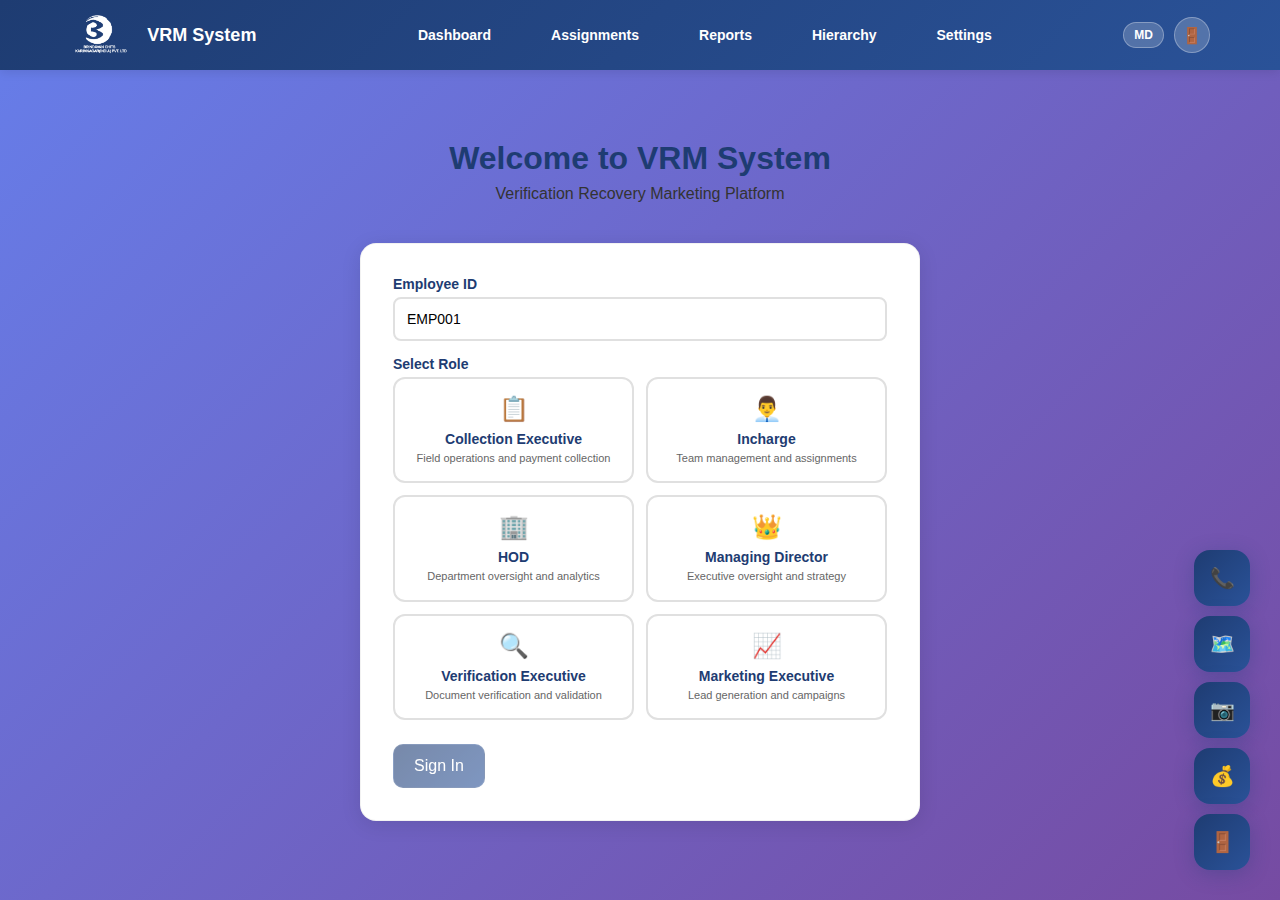
<file: index.html>
<!DOCTYPE html>
<html lang="en">
<head>
    <meta charset="UTF-8">
    <meta name="viewport" content="width=device-width, initial-scale=1.0">
    <title>VRM App - Verification Recovery Marketing</title>
    <link rel="stylesheet" href="styles.css">
    <link rel="manifest" href="manifest.json">
    <link rel="icon" type="image/png" href="LOGO.png">
</head>
<body>
    <!-- Header -->
    <header class="app-header">
        <div class="header-content">
            <div class="header-left">
                <img src="LOGO.png" alt="Brindavan Chits" class="logo">
                <h1>VRM System</h1>
            </div>
            <div class="desktop-nav" id="desktopNav">
                <button class="desktop-nav-item active" data-screen="dashboard">Dashboard</button>
                <button class="desktop-nav-item" data-screen="assignments">Assignments</button>
                <button class="desktop-nav-item" data-screen="reports">Reports</button>
                <button class="desktop-nav-item" data-screen="hierarchy">Hierarchy</button>
                <button class="desktop-nav-item" data-screen="settings">Settings</button>
            </div>
            <div class="user-section">
                <button class="role-indicator" id="currentRole">MD</button>
                <button class="logout-btn" onclick="app.logout()" title="Logout">🚪</button>
            </div>
        </div>
    </header>

    <!-- Main Content -->
    <main class="app-main">
        <div id="screenContainer">
            <!-- Screens will be dynamically loaded here -->
        </div>
    </main>

    <!-- Navigation Footer -->
    <nav class="bottom-nav">
        <button class="nav-item active" data-screen="dashboard">
            <span class="nav-icon">🏠</span>
            <span class="nav-label">Dashboard</span>
        </button>
        <button class="nav-item" data-screen="assignments">
            <span class="nav-icon">📋</span>
            <span class="nav-label">Assignments</span>
        </button>
        <button class="nav-item" data-screen="reports">
            <span class="nav-icon">📊</span>
            <span class="nav-label">Reports</span>
        </button>
        <button class="nav-item" data-screen="hierarchy">
            <span class="nav-icon">🏢</span>
            <span class="nav-label">Hierarchy</span>
        </button>
        <button class="nav-item" data-screen="settings">
            <span class="nav-icon">⚙️</span>
            <span class="nav-label">Settings</span>
        </button>
    </nav>

    <!-- Quick Actions Panel -->
    <div class="quick-actions" id="quickActions">
        <button class="quick-action-btn" data-action="call" title="Call Customer">📞</button>
        <button class="quick-action-btn" data-action="navigate" title="Navigate to Location">🗺️</button>
        <button class="quick-action-btn" data-action="capture" title="Start Visit">📷</button>
        <button class="quick-action-btn" data-action="payment" title="Mark Payment">💰</button>
        <button class="quick-action-btn" data-action="relieve" title="Request Relieve">🚪</button>
    </div>

    <!-- Notification Toast -->
    <div class="notification-toast" id="notificationToast">
        <div class="toast-content">
            <span class="toast-icon">🔔</span>
            <span class="toast-message"></span>
        </div>
        <button class="toast-close">×</button>
    </div>

    <!-- Loading Overlay -->
    <div class="loading-overlay" id="loadingOverlay">
        <div class="loading-spinner"></div>
        <p>Loading...</p>
    </div>

    <!-- Add Lead Modal -->
    <div class="modal" id="addLeadModal">
        <div class="modal-content">
            <div class="modal-header">
                <h3 class="modal-title">Add New Lead</h3>
                <button class="modal-close" onclick="app.closeModal('addLeadModal')">×</button>
            </div>
            <form id="addLeadForm">
                <div class="form-group">
                    <label class="form-label">Customer Name</label>
                    <input type="text" class="form-input" id="leadName" required>
                </div>
                <div class="form-group">
                    <label class="form-label">Phone Number</label>
                    <input type="tel" class="form-input" id="leadPhone" required>
                </div>
                <div class="form-group">
                    <label class="form-label">Email</label>
                    <input type="email" class="form-input" id="leadEmail">
                </div>
                <div class="form-group">
                    <label class="form-label">Source</label>
                    <select class="form-select" id="leadSource" required>
                        <option value="">Select Source</option>
                        <option value="referral">Referral</option>
                        <option value="walk-in">Walk-in</option>
                        <option value="online">Online</option>
                        <option value="campaign">Campaign</option>
                    </select>
                </div>
                <div class="form-group">
                    <label class="form-label">Notes</label>
                    <textarea class="form-textarea" id="leadNotes" placeholder="Additional notes..."></textarea>
                </div>
                <div class="form-actions">
                    <button type="button" class="btn btn-secondary" onclick="app.closeModal('addLeadModal')">Cancel</button>
                    <button type="submit" class="btn btn-primary">Add Lead</button>
                </div>
            </form>
        </div>
    </div>

    <!-- Mark Payment Modal -->
    <div class="modal" id="markPaymentModal">
        <div class="modal-content">
            <div class="modal-header">
                <h3 class="modal-title">Mark Payment</h3>
                <button class="modal-close" onclick="app.closeModal('markPaymentModal')">×</button>
            </div>
            <form id="markPaymentForm">
                <div class="form-group">
                    <label class="form-label">Customer ID</label>
                    <input type="text" class="form-input" id="paymentCustomerId" required>
                </div>
                <div class="form-group">
                    <label class="form-label">Amount</label>
                    <input type="number" class="form-input" id="paymentAmount" required>
                </div>
                <div class="form-group">
                    <label class="form-label">Payment Mode</label>
                    <select class="form-select" id="paymentMode" required>
                        <option value="">Select Mode</option>
                        <option value="cash">Cash</option>
                        <option value="cheque">Cheque</option>
                        <option value="upi">UPI</option>
                        <option value="bank">Bank Transfer</option>
                    </select>
                </div>
                <div class="form-group">
                    <label class="form-label">Reference Number</label>
                    <input type="text" class="form-input" id="paymentRef" placeholder="Cheque/UPI reference">
                </div>
                <div class="form-group">
                    <label class="form-label">Notes</label>
                    <textarea class="form-textarea" id="paymentNotes" placeholder="Payment notes..."></textarea>
                </div>
                <div class="form-actions">
                    <button type="button" class="btn btn-secondary" onclick="app.closeModal('markPaymentModal')">Cancel</button>
                    <button type="submit" class="btn btn-success">Mark Payment</button>
                </div>
            </form>
        </div>
    </div>

    <!-- Assign Customer Modal -->
    <div class="modal" id="assignCustomerModal">
        <div class="modal-content">
            <div class="modal-header">
                <h3 class="modal-title">Assign Customer</h3>
                <button class="modal-close" onclick="app.closeModal('assignCustomerModal')">×</button>
            </div>
            <form id="assignCustomerForm">
                <div class="form-group">
                    <label class="form-label">Customer ID</label>
                    <input type="text" class="form-input" id="assignCustomerId" required>
                </div>
                <div class="form-group">
                    <label class="form-label">Assign to Executive</label>
                    <select class="form-select" id="assignExecutive" required>
                        <option value="">Select Executive</option>
                        <option value="EXEC001">Rajesh Kumar</option>
                        <option value="EXEC002">Priya Sharma</option>
                        <option value="EXEC003">Amit Singh</option>
                    </select>
                </div>
                <div class="form-group">
                    <label class="form-label">Priority</label>
                    <select class="form-select" id="assignPriority" required>
                        <option value="normal">Normal</option>
                        <option value="high">High</option>
                        <option value="urgent">Urgent</option>
                    </select>
                </div>
                <div class="form-group">
                    <label class="form-label">Due Date</label>
                    <input type="date" class="form-input" id="assignDueDate" required>
                </div>
                <div class="form-group">
                    <label class="form-label">Instructions</label>
                    <textarea class="form-textarea" id="assignInstructions" placeholder="Special instructions..."></textarea>
                </div>
                <div class="form-actions">
                    <button type="button" class="btn btn-secondary" onclick="app.closeModal('assignCustomerModal')">Cancel</button>
                    <button type="submit" class="btn btn-primary">Assign Customer</button>
                </div>
            </form>
        </div>
    </div>

    <script src="database.js"></script>
    <script src="app.js"></script>
</body>
</html>
</file>
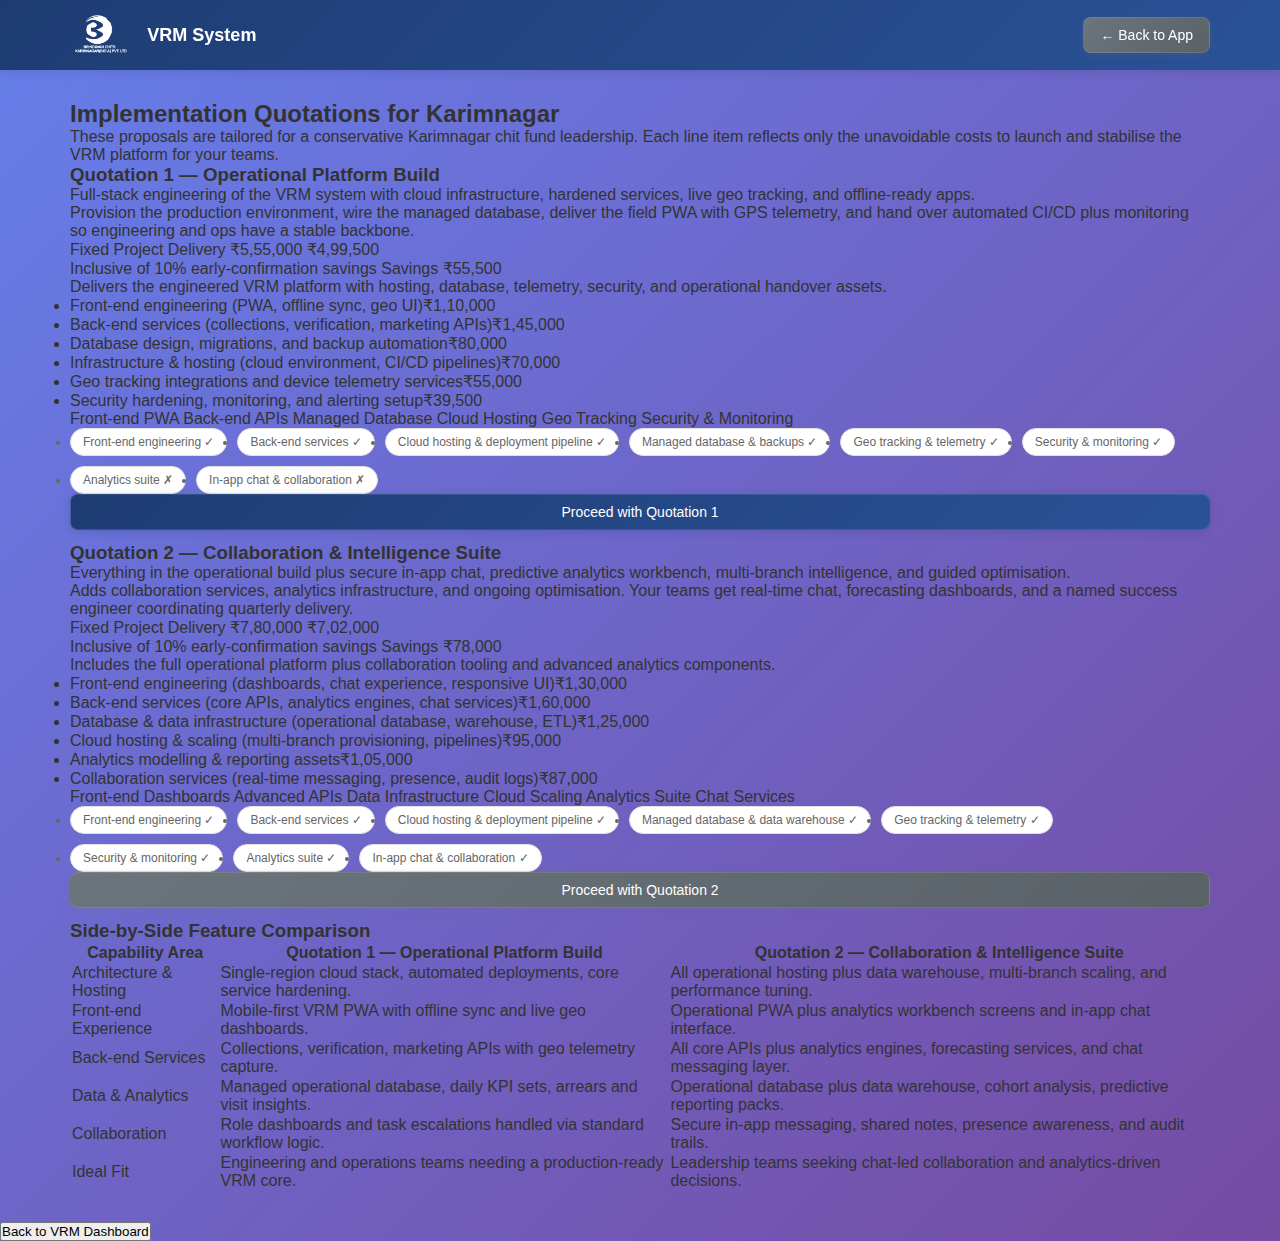
<file: quotations.html>
<!DOCTYPE html>
<html lang="en">
<head>
    <meta charset="UTF-8">
    <meta name="viewport" content="width=device-width, initial-scale=1.0">
    <title>Project Quotations | VRM System</title>
    <link rel="stylesheet" href="styles.css">
    <link rel="manifest" href="manifest.json">
    <link rel="icon" type="image/png" href="LOGO.png">
</head>
<body>
    <header class="app-header">
        <div class="header-content">
            <div class="header-left">
                <img src="LOGO.png" alt="Brindavan Chits" class="logo">
                <h1>VRM System</h1>
            </div>
            <div class="user-section">
                <button class="btn btn-secondary" onclick="window.location.href='index.html'">← Back to App</button>
            </div>
        </div>
    </header>

    <main class="app-main">
        <section class="quotation-section">
            <div class="quotation-intro">
                <h2>Implementation Quotations for Karimnagar</h2>
                <p>These proposals are tailored for a conservative Karimnagar chit fund leadership. Each line item reflects only the unavoidable costs to launch and stabilise the VRM platform for your teams.</p>
            </div>

            <div class="quotation-grid">
                <article class="quotation-card">
                    <header class="quotation-header">
                        <h3>Quotation 1 — Operational Platform Build</h3>
                        <p>Full-stack engineering of the VRM system with cloud infrastructure, hardened services, live geo tracking, and offline-ready apps.</p>
                    </header>

                    <div class="plan-summary">
                        Provision the production environment, wire the managed database, deliver the field PWA with GPS telemetry, and hand over automated CI/CD plus monitoring so engineering and ops have a stable backbone.
                    </div>

                    <div class="quotation-pricing">
                        <div class="price-row">
                            <span>Fixed Project Delivery</span>
                            <span>
                                <span class="original-price">₹5,55,000</span>
                                <span class="discounted-price">₹4,99,500</span>
                            </span>
                        </div>
                        <div class="price-row">
                            <span>Inclusive of 10% early-confirmation savings</span>
                            <span class="discounted-price">Savings ₹55,500</span>
                        </div>
                        <div class="price-note">Delivers the engineered VRM platform with hosting, database, telemetry, security, and operational handover assets.</div>
                    </div>

                    <ul class="cost-breakdown">
                        <li><span>Front-end engineering (PWA, offline sync, geo UI)</span><span>₹1,10,000</span></li>
                        <li><span>Back-end services (collections, verification, marketing APIs)</span><span>₹1,45,000</span></li>
                        <li><span>Database design, migrations, and backup automation</span><span>₹80,000</span></li>
                        <li><span>Infrastructure & hosting (cloud environment, CI/CD pipelines)</span><span>₹70,000</span></li>
                        <li><span>Geo tracking integrations and device telemetry services</span><span>₹55,000</span></li>
                        <li><span>Security hardening, monitoring, and alerting setup</span><span>₹39,500</span></li>
                    </ul>

                    <div class="deliverable-tags">
                        <span class="deliverable-tag">Front-end PWA</span>
                        <span class="deliverable-tag">Back-end APIs</span>
                        <span class="deliverable-tag">Managed Database</span>
                        <span class="deliverable-tag">Cloud Hosting</span>
                        <span class="deliverable-tag">Geo Tracking</span>
                        <span class="deliverable-tag">Security & Monitoring</span>
                    </div>

                    <ul class="feature-list">
                        <li class="feature-item">
                            <span class="feature-label">Front-end engineering</span>
                            <span class="feature-status positive">&#10003;</span>
                        </li>
                        <li class="feature-item">
                            <span class="feature-label">Back-end services</span>
                            <span class="feature-status positive">&#10003;</span>
                        </li>
                        <li class="feature-item">
                            <span class="feature-label">Cloud hosting & deployment pipeline</span>
                            <span class="feature-status positive">&#10003;</span>
                        </li>
                        <li class="feature-item">
                            <span class="feature-label">Managed database & backups</span>
                            <span class="feature-status positive">&#10003;</span>
                        </li>
                        <li class="feature-item">
                            <span class="feature-label">Geo tracking & telemetry</span>
                            <span class="feature-status positive">&#10003;</span>
                        </li>
                        <li class="feature-item">
                            <span class="feature-label">Security & monitoring</span>
                            <span class="feature-status positive">&#10003;</span>
                        </li>
                        <li class="feature-item">
                            <span class="feature-label">Analytics suite</span>
                            <span class="feature-status negative">&#10007;</span>
                        </li>
                        <li class="feature-item">
                            <span class="feature-label">In-app chat & collaboration</span>
                            <span class="feature-status negative">&#10007;</span>
                        </li>
                    </ul>

                    <button class="btn btn-primary btn-block">Proceed with Quotation 1</button>
                </article>

                <article class="quotation-card premium">
                    <header class="quotation-header">
                        <h3>Quotation 2 — Collaboration & Intelligence Suite</h3>
                        <p>Everything in the operational build plus secure in-app chat, predictive analytics workbench, multi-branch intelligence, and guided optimisation.</p>
                    </header>

                    <div class="plan-summary">
                        Adds collaboration services, analytics infrastructure, and ongoing optimisation. Your teams get real-time chat, forecasting dashboards, and a named success engineer coordinating quarterly delivery.
                    </div>

                    <div class="quotation-pricing">
                        <div class="price-row">
                            <span>Fixed Project Delivery</span>
                            <span>
                                <span class="original-price">₹7,80,000</span>
                                <span class="discounted-price">₹7,02,000</span>
                            </span>
                        </div>
                        <div class="price-row">
                            <span>Inclusive of 10% early-confirmation savings</span>
                            <span class="discounted-price">Savings ₹78,000</span>
                        </div>
                        <div class="price-note">Includes the full operational platform plus collaboration tooling and advanced analytics components.</div>
                    </div>

                    <ul class="cost-breakdown">
                        <li><span>Front-end engineering (dashboards, chat experience, responsive UI)</span><span>₹1,30,000</span></li>
                        <li><span>Back-end services (core APIs, analytics engines, chat services)</span><span>₹1,60,000</span></li>
                        <li><span>Database & data infrastructure (operational database, warehouse, ETL)</span><span>₹1,25,000</span></li>
                        <li><span>Cloud hosting & scaling (multi-branch provisioning, pipelines)</span><span>₹95,000</span></li>
                        <li><span>Analytics modelling & reporting assets</span><span>₹1,05,000</span></li>
                        <li><span>Collaboration services (real-time messaging, presence, audit logs)</span><span>₹87,000</span></li>
                    </ul>

                    <div class="deliverable-tags">
                        <span class="deliverable-tag">Front-end Dashboards</span>
                        <span class="deliverable-tag">Advanced APIs</span>
                        <span class="deliverable-tag">Data Infrastructure</span>
                        <span class="deliverable-tag">Cloud Scaling</span>
                        <span class="deliverable-tag">Analytics Suite</span>
                        <span class="deliverable-tag">Chat Services</span>
                    </div>

                    <ul class="feature-list">
                        <li class="feature-item">
                            <span class="feature-label">Front-end engineering</span>
                            <span class="feature-status positive">&#10003;</span>
                        </li>
                        <li class="feature-item">
                            <span class="feature-label">Back-end services</span>
                            <span class="feature-status positive">&#10003;</span>
                        </li>
                        <li class="feature-item">
                            <span class="feature-label">Cloud hosting & deployment pipeline</span>
                            <span class="feature-status positive">&#10003;</span>
                        </li>
                        <li class="feature-item">
                            <span class="feature-label">Managed database & data warehouse</span>
                            <span class="feature-status positive">&#10003;</span>
                        </li>
                        <li class="feature-item">
                            <span class="feature-label">Geo tracking & telemetry</span>
                            <span class="feature-status positive">&#10003;</span>
                        </li>
                        <li class="feature-item">
                            <span class="feature-label">Security & monitoring</span>
                            <span class="feature-status positive">&#10003;</span>
                        </li>
                        <li class="feature-item">
                            <span class="feature-label">Analytics suite</span>
                            <span class="feature-status positive">&#10003;</span>
                        </li>
                        <li class="feature-item">
                            <span class="feature-label">In-app chat & collaboration</span>
                            <span class="feature-status positive">&#10003;</span>
                        </li>
                    </ul>

                    <button class="btn btn-secondary btn-block">Proceed with Quotation 2</button>
                </article>
            </div>

            <div class="comparison-wrapper">
                <h3 class="comparison-heading">Side-by-Side Feature Comparison</h3>
                <table class="comparison-table">
                    <thead>
                        <tr>
                            <th>Capability Area</th>
                            <th>Quotation 1 — Operational Platform Build</th>
                            <th>Quotation 2 — Collaboration & Intelligence Suite</th>
                        </tr>
                    </thead>
                    <tbody>
                        <tr>
                            <td data-label="Capability Area">Architecture & Hosting</td>
                            <td data-label="Quotation 1 — Operational Platform Build">Single-region cloud stack, automated deployments, core service hardening.</td>
                            <td data-label="Quotation 2 — Collaboration & Intelligence Suite">All operational hosting plus data warehouse, multi-branch scaling, and performance tuning.</td>
                        </tr>
                        <tr>
                            <td data-label="Capability Area">Front-end Experience</td>
                            <td data-label="Quotation 1 — Operational Platform Build">Mobile-first VRM PWA with offline sync and live geo dashboards.</td>
                            <td data-label="Quotation 2 — Collaboration & Intelligence Suite">Operational PWA plus analytics workbench screens and in-app chat interface.</td>
                        </tr>
                        <tr>
                            <td data-label="Capability Area">Back-end Services</td>
                            <td data-label="Quotation 1 — Operational Platform Build">Collections, verification, marketing APIs with geo telemetry capture.</td>
                            <td data-label="Quotation 2 — Collaboration & Intelligence Suite">All core APIs plus analytics engines, forecasting services, and chat messaging layer.</td>
                        </tr>
                        <tr>
                            <td data-label="Capability Area">Data & Analytics</td>
                            <td data-label="Quotation 1 — Operational Platform Build">Managed operational database, daily KPI sets, arrears and visit insights.</td>
                            <td data-label="Quotation 2 — Collaboration & Intelligence Suite">Operational database plus data warehouse, cohort analysis, predictive reporting packs.</td>
                        </tr>
                        <tr>
                            <td data-label="Capability Area">Collaboration</td>
                            <td data-label="Quotation 1 — Operational Platform Build">Role dashboards and task escalations handled via standard workflow logic.</td>
                            <td data-label="Quotation 2 — Collaboration & Intelligence Suite">Secure in-app messaging, shared notes, presence awareness, and audit trails.</td>
                        </tr>
                        <tr>
                            <td data-label="Capability Area">Ideal Fit</td>
                            <td data-label="Quotation 1 — Operational Platform Build">Engineering and operations teams needing a production-ready VRM core.</td>
                            <td data-label="Quotation 2 — Collaboration & Intelligence Suite">Leadership teams seeking chat-led collaboration and analytics-driven decisions.</td>
                        </tr>
                    </tbody>
                </table>
            </div>
        </section>
    </main>

    <footer class="site-footer">
        <div class="footer-content">
            <button class="footer-button" onclick="window.location.href='index.html'">Back to VRM Dashboard</button>
        </div>
    </footer>
</body>
</html>
</file>
<file: styles.css>
/* Reset and Base Styles */
* {
    margin: 0;
    padding: 0;
    box-sizing: border-box;
}

body {
    font-family: -apple-system, BlinkMacSystemFont, 'Segoe UI', Roboto, Oxygen, Ubuntu, Cantarell, sans-serif;
    background: linear-gradient(135deg, #667eea 0%, #764ba2 100%);
    color: #333;
    overflow-x: hidden;
    min-height: 100vh;
}

/* Header Styles */
.app-header {
    background: linear-gradient(135deg, #1e3c72 0%, #2a5298 100%);
    color: white;
    padding: 15px;
    box-shadow: 0 2px 10px rgba(0,0,0,0.1);
    position: sticky;
    top: 0;
    z-index: 100;
}

.header-content {
    display: flex;
    align-items: center;
    justify-content: space-between;
    max-width: 1200px;
    margin: 0 auto;
    padding: 0 20px;
}

.header-left {
    display: flex;
    align-items: center;
    gap: 15px;
}

.logo {
    height: 40px;
    width: auto;
    cursor: pointer;
    transition: transform 0.3s ease;
    filter: brightness(0) invert(1); /* Make logo white for visibility */
}

.logo:hover {
    transform: scale(1.1);
}

.demo-badge {
    background: linear-gradient(135deg, #ff6b6b 0%, #ee5a24 100%);
    color: white;
    padding: 4px 8px;
    border-radius: 12px;
    font-size: 10px;
    font-weight: 600;
    text-transform: uppercase;
    letter-spacing: 0.5px;
    animation: pulse 2s infinite;
    margin-left: 10px;
}

@keyframes pulse {
    0% { transform: scale(1); }
    50% { transform: scale(1.05); }
    100% { transform: scale(1); }
}

.app-header h1 {
    font-size: 18px;
    font-weight: 600;
    flex: 1;
    text-align: center;
}

.user-section {
    display: flex;
    align-items: center;
    gap: 10px;
}

.role-indicator {
    background: rgba(255,255,255,0.2);
    border: 1px solid rgba(255,255,255,0.3);
    color: white;
    padding: 5px 10px;
    border-radius: 15px;
    font-size: 12px;
    font-weight: 600;
    cursor: pointer;
    transition: all 0.3s ease;
}

.role-indicator:hover {
    background: rgba(255,255,255,0.3);
}

.logout-btn {
    background: rgba(255,255,255,0.2);
    border: 1px solid rgba(255,255,255,0.3);
    color: white;
    padding: 8px;
    border-radius: 50%;
    font-size: 16px;
    cursor: pointer;
    transition: all 0.3s ease;
    width: 36px;
    height: 36px;
    display: flex;
    align-items: center;
    justify-content: center;
}

.logout-btn:hover {
    background: rgba(255,255,255,0.3);
    transform: scale(1.1);
}

/* Main Content */
.app-main {
    padding: 20px;
    max-width: 1200px;
    margin: 0 auto;
    min-height: calc(100vh - 140px);
}

/* Screen Container */
.screen {
    display: none;
    animation: fadeIn 0.3s ease-in-out;
}

.screen.active {
    display: block;
}

@keyframes fadeIn {
    from { opacity: 0; transform: translateY(10px); }
    to { opacity: 1; transform: translateY(0); }
}

/* Card Styles */
.card {
    background: white;
    border-radius: 12px;
    padding: 20px;
    margin-bottom: 15px;
    box-shadow: 0 4px 15px rgba(0,0,0,0.1);
    border: 1px solid rgba(0,0,0,0.05);
}

.card-header {
    display: flex;
    justify-content: space-between;
    align-items: center;
    margin-bottom: 15px;
    padding-bottom: 10px;
    border-bottom: 2px solid #f0f0f0;
}

.card-title {
    font-size: 18px;
    font-weight: 600;
    color: #1e3c72;
}

.card-subtitle {
    font-size: 14px;
    color: #666;
    margin-top: 5px;
}

/* Live Tile Styles */
.live-tile {
    background: linear-gradient(135deg, #4CAF50 0%, #45a049 100%);
    color: white;
    border-radius: 12px;
    padding: 15px;
    margin-bottom: 15px;
    position: relative;
    overflow: hidden;
}

.live-tile::before {
    content: '';
    position: absolute;
    top: 0;
    left: -100%;
    width: 100%;
    height: 100%;
    background: linear-gradient(90deg, transparent, rgba(255,255,255,0.2), transparent);
    animation: shimmer 2s infinite;
}

@keyframes shimmer {
    0% { left: -100%; }
    100% { left: 100%; }
}

.live-tile h3 {
    font-size: 16px;
    margin-bottom: 5px;
}

.live-tile p {
    font-size: 14px;
    opacity: 0.9;
}

/* KPI Cards */
.kpi-grid {
    display: grid;
    grid-template-columns: 1fr 1fr;
    gap: 15px;
    margin-bottom: 20px;
}

.kpi-card {
    background: white;
    border-radius: 12px;
    padding: 15px;
    text-align: center;
    box-shadow: 0 2px 10px rgba(0,0,0,0.1);
    border-left: 4px solid #4CAF50;
}

.kpi-card.warning {
    border-left-color: #ff9800;
}

.kpi-card.danger {
    border-left-color: #f44336;
}

.kpi-card.primary {
    border-left-color: #2196F3;
}

.kpi-value {
    font-size: 24px;
    font-weight: 700;
    color: #1e3c72;
    margin-bottom: 5px;
}

.kpi-label {
    font-size: 12px;
    color: #666;
    text-transform: uppercase;
    letter-spacing: 0.5px;
}

/* Modern Button System */
.btn {
    background: linear-gradient(135deg, #1e3c72 0%, #2a5298 100%);
    color: white;
    border: none;
    padding: 8px 16px;
    border-radius: 8px;
    font-size: 14px;
    font-weight: 500;
    cursor: pointer;
    transition: all 0.3s cubic-bezier(0.4, 0, 0.2, 1);
    min-height: 36px;
    display: inline-flex;
    align-items: center;
    justify-content: center;
    gap: 6px;
    text-decoration: none;
    position: relative;
    overflow: hidden;
    box-shadow: 0 2px 8px rgba(30, 60, 114, 0.2);
    border: 1px solid rgba(255, 255, 255, 0.1);
}

.btn::before {
    content: '';
    position: absolute;
    top: 0;
    left: -100%;
    width: 100%;
    height: 100%;
    background: linear-gradient(90deg, transparent, rgba(255,255,255,0.2), transparent);
    transition: left 0.5s;
}

.btn:hover {
    transform: translateY(-3px);
    box-shadow: 0 8px 25px rgba(30, 60, 114, 0.4);
    background: linear-gradient(135deg, #2a5298 0%, #1e3c72 100%);
}

.btn:hover::before {
    left: 100%;
}

.btn:active {
    transform: translateY(-1px);
    box-shadow: 0 4px 15px rgba(30, 60, 114, 0.3);
}

.btn:focus {
    outline: none;
    box-shadow: 0 0 0 3px rgba(30, 60, 114, 0.3);
}

/* Button Variants */
.btn-primary {
    background: linear-gradient(135deg, #1e3c72 0%, #2a5298 100%);
    box-shadow: 0 2px 8px rgba(30, 60, 114, 0.2);
}

.btn-secondary {
    background: linear-gradient(135deg, #6c757d 0%, #5a6268 100%);
    box-shadow: 0 2px 8px rgba(108, 117, 125, 0.2);
}

.btn-secondary:hover {
    background: linear-gradient(135deg, #5a6268 0%, #6c757d 100%);
    box-shadow: 0 8px 25px rgba(108, 117, 125, 0.4);
}

.btn-success {
    background: linear-gradient(135deg, #28a745 0%, #20c997 100%);
    box-shadow: 0 2px 8px rgba(40, 167, 69, 0.2);
}

.btn-success:hover {
    background: linear-gradient(135deg, #20c997 0%, #28a745 100%);
    box-shadow: 0 8px 25px rgba(40, 167, 69, 0.4);
}

.btn-warning {
    background: linear-gradient(135deg, #ffc107 0%, #fd7e14 100%);
    box-shadow: 0 2px 8px rgba(255, 193, 7, 0.2);
    color: #212529;
}

.btn-warning:hover {
    background: linear-gradient(135deg, #fd7e14 0%, #ffc107 100%);
    box-shadow: 0 8px 25px rgba(255, 193, 7, 0.4);
}

.btn-danger {
    background: linear-gradient(135deg, #dc3545 0%, #e74c3c 100%);
    box-shadow: 0 2px 8px rgba(220, 53, 69, 0.2);
}

.btn-danger:hover {
    background: linear-gradient(135deg, #e74c3c 0%, #dc3545 100%);
    box-shadow: 0 8px 25px rgba(220, 53, 69, 0.4);
}

/* Button Sizes */
.btn-sm {
    padding: 6px 12px;
    font-size: 12px;
    min-height: 28px;
    border-radius: 6px;
}

.btn-lg {
    padding: 10px 20px;
    font-size: 16px;
    min-height: 44px;
    border-radius: 10px;
}

.btn-xl {
    padding: 12px 24px;
    font-size: 18px;
    min-height: 52px;
    border-radius: 12px;
}

/* Full Width Buttons */
.btn-block {
    width: 100%;
    margin-bottom: 12px;
}

/* Employee Grid */
.employee-grid {
    display: grid;
    grid-template-columns: repeat(auto-fit, minmax(280px, 1fr));
    gap: 12px;
    margin-top: 16px;
}

.employee-card {
    background: white;
    border-radius: 12px;
    padding: 16px;
    box-shadow: 0 2px 8px rgba(0, 0, 0, 0.1);
    border-left: 4px solid #e0e0e0;
    transition: all 0.3s ease;
}

.employee-card.active {
    border-left-color: #28a745;
}

.employee-card.inactive {
    border-left-color: #6c757d;
    opacity: 0.7;
}

.employee-info {
    margin-bottom: 12px;
}

.employee-name {
    font-weight: 600;
    font-size: 16px;
    color: #333;
    margin-bottom: 4px;
}

.employee-dept {
    font-size: 14px;
    color: #666;
    margin-bottom: 4px;
}

.employee-location {
    font-size: 12px;
    color: #888;
}

.employee-status {
    display: flex;
    justify-content: space-between;
    align-items: center;
}

.status-badge {
    padding: 4px 8px;
    border-radius: 12px;
    font-size: 12px;
    font-weight: 500;
}

.status-badge.status-active {
    background: #d4edda;
    color: #155724;
}

.status-badge.status-pending {
    background: #fff3cd;
    color: #856404;
}

.status-badge.status-inactive {
    background: #f8d7da;
    color: #721c24;
}

.last-update {
    font-size: 11px;
    color: #999;
}

.live-indicator {
    background: #dc3545;
    color: white;
    padding: 4px 8px;
    border-radius: 12px;
    font-size: 10px;
    font-weight: 600;
    animation: pulse 2s infinite;
    margin-left: auto;
    display: inline-block;
}

@keyframes pulse {
    0% { opacity: 1; }
    50% { opacity: 0.5; }
    100% { opacity: 1; }
}

.action-grid {
    display: flex;
    flex-wrap: wrap;
    gap: 8px;
    justify-content: space-between;
}

.action-grid .btn {
    flex: 1;
    min-width: 120px;
    max-width: 180px;
    padding: 6px 8px;
    font-size: 12px;
    min-height: 32px;
    border-radius: 6px;
    white-space: nowrap;
    overflow: hidden;
    text-overflow: ellipsis;
}

/* Icon Buttons */
.btn-icon {
    padding: 12px;
    min-width: 48px;
    min-height: 48px;
    border-radius: 12px;
}

/* Disabled State */
.btn:disabled {
    opacity: 0.6;
    cursor: not-allowed;
    transform: none;
    box-shadow: none;
}

.btn:disabled:hover {
    transform: none;
    box-shadow: none;
}

/* List Styles */
.list-item {
    background: white;
    border-radius: 8px;
    padding: 15px;
    margin-bottom: 10px;
    box-shadow: 0 2px 8px rgba(0,0,0,0.1);
    border-left: 4px solid #e0e0e0;
}

.list-item.primary {
    border-left-color: #2196F3;
}

.list-item.success {
    border-left-color: #4CAF50;
}

.list-item.warning {
    border-left-color: #ff9800;
}

.list-item.danger {
    border-left-color: #f44336;
}

.list-header {
    display: flex;
    justify-content: space-between;
    align-items: center;
    margin-bottom: 8px;
}

.list-title {
    font-weight: 600;
    color: #1e3c72;
    font-size: 14px;
}

.list-status {
    padding: 4px 8px;
    border-radius: 12px;
    font-size: 11px;
    font-weight: 600;
    text-transform: uppercase;
}

.status-active {
    background: #e8f5e8;
    color: #2e7d32;
}

.status-pending {
    background: #fff3e0;
    color: #ef6c00;
}

.status-completed {
    background: #e3f2fd;
    color: #1976d2;
}

.status-overdue {
    background: #ffebee;
    color: #c62828;
}

.list-details {
    font-size: 12px;
    color: #666;
    margin-bottom: 10px;
}

.list-actions {
    display: flex;
    gap: 8px;
    flex-wrap: wrap;
}

/* Form Styles */
.form-group {
    margin-bottom: 15px;
}

.form-label {
    display: block;
    font-weight: 600;
    margin-bottom: 5px;
    color: #1e3c72;
    font-size: 14px;
}

.form-input {
    width: 100%;
    padding: 12px;
    border: 2px solid #e0e0e0;
    border-radius: 8px;
    font-size: 14px;
    transition: border-color 0.3s ease;
    min-height: 44px;
}

.form-input:focus {
    outline: none;
    border-color: #1e3c72;
}

.form-select {
    width: 100%;
    padding: 12px;
    border: 2px solid #e0e0e0;
    border-radius: 8px;
    font-size: 14px;
    background: white;
    min-height: 44px;
}

.form-textarea {
    width: 100%;
    padding: 12px;
    border: 2px solid #e0e0e0;
    border-radius: 8px;
    font-size: 14px;
    resize: vertical;
    min-height: 80px;
}

/* Bottom Navigation */
.bottom-nav {
    position: fixed;
    bottom: 0;
    left: 0;
    right: 0;
    background: white;
    border-top: 1px solid #e0e0e0;
    display: flex;
    justify-content: space-around;
    padding: 8px 0;
    z-index: 100;
    max-width: 1200px;
    margin: 0 auto;
}

.nav-item {
    background: none;
    border: none;
    padding: 12px 16px;
    cursor: pointer;
    transition: all 0.3s cubic-bezier(0.4, 0, 0.2, 1);
    border-radius: 12px;
    display: flex;
    flex-direction: column;
    align-items: center;
    gap: 6px;
    min-width: 70px;
    position: relative;
    overflow: hidden;
}

.nav-item::before {
    content: '';
    position: absolute;
    top: 0;
    left: 0;
    right: 0;
    bottom: 0;
    background: rgba(30, 60, 114, 0.1);
    border-radius: 12px;
    opacity: 0;
    transition: opacity 0.3s ease;
}

.nav-item:hover::before {
    opacity: 1;
}

.nav-item.active {
    background: rgba(30, 60, 114, 0.1);
}

.nav-item.active .nav-icon {
    transform: scale(1.1);
}

.nav-icon {
    font-size: 20px;
    transition: transform 0.3s ease;
}

.nav-label {
    font-size: 10px;
    color: #666;
    font-weight: 500;
}

.nav-item.active .nav-label {
    color: #1e3c72;
    font-weight: 600;
}

/* Quick Actions */
.quick-actions {
    position: fixed;
    bottom: 80px;
    right: 20px;
    display: flex;
    flex-direction: column;
    gap: 10px;
    z-index: 99;
}

.quick-action-btn {
    width: 56px;
    height: 56px;
    border-radius: 16px;
    border: none;
    background: linear-gradient(135deg, #1e3c72 0%, #2a5298 100%);
    color: white;
    font-size: 20px;
    cursor: pointer;
    box-shadow: 0 4px 20px rgba(30, 60, 114, 0.3);
    transition: all 0.3s cubic-bezier(0.4, 0, 0.2, 1);
    position: relative;
    overflow: hidden;
    display: flex;
    align-items: center;
    justify-content: center;
}

.quick-action-btn::before {
    content: '';
    position: absolute;
    top: 0;
    left: -100%;
    width: 100%;
    height: 100%;
    background: linear-gradient(90deg, transparent, rgba(255,255,255,0.3), transparent);
    transition: left 0.5s;
}

.quick-action-btn:hover {
    transform: translateY(-3px) scale(1.05);
    box-shadow: 0 8px 25px rgba(30, 60, 114, 0.4);
}

.quick-action-btn:hover::before {
    left: 100%;
}

.quick-action-btn:active {
    transform: translateY(-1px) scale(1.02);
}

/* Notification Toast */
.notification-toast {
    position: fixed;
    top: 80px;
    left: 20px;
    right: 20px;
    background: white;
    border-radius: 12px;
    box-shadow: 0 4px 20px rgba(0,0,0,0.15);
    padding: 15px;
    display: none;
    align-items: center;
    justify-content: space-between;
    z-index: 1000;
    max-width: 500px;
    margin: 0 auto;
}

.notification-toast.show {
    display: flex;
    animation: slideDown 0.3s ease-out;
}

@keyframes slideDown {
    from { transform: translateY(-100%); opacity: 0; }
    to { transform: translateY(0); opacity: 1; }
}

.toast-content {
    display: flex;
    align-items: center;
    gap: 10px;
    flex: 1;
}

.toast-icon {
    font-size: 18px;
}

.toast-message {
    font-size: 14px;
    color: #333;
}

.toast-close {
    background: none;
    border: none;
    font-size: 20px;
    color: #666;
    cursor: pointer;
    padding: 0;
    width: 24px;
    height: 24px;
}

/* Loading Overlay */
.loading-overlay {
    position: fixed;
    top: 0;
    left: 0;
    right: 0;
    bottom: 0;
    background: rgba(0,0,0,0.5);
    display: none;
    align-items: center;
    justify-content: center;
    z-index: 2000;
    color: white;
    flex-direction: column;
    gap: 20px;
}

.loading-overlay.show {
    display: flex;
}

.loading-spinner {
    width: 50px;
    height: 50px;
    border: 4px solid rgba(255,255,255,0.3);
    border-top: 4px solid white;
    border-radius: 50%;
    animation: spin 1s linear infinite;
}

@keyframes spin {
    0% { transform: rotate(0deg); }
    100% { transform: rotate(360deg); }
}

/* Modal Styles */
.modal {
    position: fixed;
    top: 0;
    left: 0;
    right: 0;
    bottom: 0;
    background: rgba(0,0,0,0.5);
    display: none;
    align-items: center;
    justify-content: center;
    z-index: 1500;
    padding: 20px;
}

.modal.show {
    display: flex;
}

.modal-content {
    background: white;
    border-radius: 16px;
    padding: 24px;
    width: 100%;
    max-width: 500px;
    max-height: 90vh;
    overflow-y: auto;
    box-shadow: 0 10px 40px rgba(0,0,0,0.2);
}

.form-actions {
    display: flex;
    gap: 12px;
    justify-content: flex-end;
    margin-top: 24px;
    padding-top: 20px;
    border-top: 1px solid #e0e0e0;
}

.form-actions .btn {
    min-width: 100px;
}

/* Customer Stats */
.customer-stats {
    display: grid;
    grid-template-columns: repeat(auto-fit, minmax(150px, 1fr));
    gap: 16px;
    margin-bottom: 24px;
    padding: 20px;
    background: #f8f9fa;
    border-radius: 12px;
}

.stat-item {
    text-align: center;
    padding: 16px;
    background: white;
    border-radius: 8px;
    box-shadow: 0 2px 4px rgba(0,0,0,0.1);
}

.stat-value {
    display: block;
    font-size: 24px;
    font-weight: 700;
    color: #1e3c72;
    margin-bottom: 4px;
}

.stat-label {
    font-size: 12px;
    color: #666;
    text-transform: uppercase;
    letter-spacing: 0.5px;
}

.modal-header {
    display: flex;
    justify-content: space-between;
    align-items: center;
    margin-bottom: 20px;
    padding-bottom: 10px;
    border-bottom: 2px solid #f0f0f0;
}

.modal-title {
    font-size: 18px;
    font-weight: 600;
    color: #1e3c72;
}

.modal-close {
    background: none;
    border: none;
    font-size: 24px;
    color: #666;
    cursor: pointer;
    padding: 0;
    width: 30px;
    height: 30px;
}

/* Camera/Photo Styles */
.camera-container {
    background: #f5f5f5;
    border-radius: 12px;
    padding: 20px;
    text-align: center;
    margin-bottom: 20px;
}

.camera-preview {
    width: 200px;
    height: 200px;
    border-radius: 12px;
    background: #e0e0e0;
    margin: 0 auto 15px;
    display: flex;
    align-items: center;
    justify-content: center;
    font-size: 48px;
    color: #999;
    border: 2px dashed #ccc;
}

.capture-btn {
    background: linear-gradient(135deg, #4CAF50 0%, #45a049 100%);
    color: white;
    border: none;
    padding: 12px 24px;
    border-radius: 8px;
    font-size: 14px;
    font-weight: 600;
    cursor: pointer;
    display: flex;
    align-items: center;
    gap: 8px;
    margin: 0 auto;
}

/* Hierarchy Styles */
.hierarchy-tree {
    display: flex;
    flex-direction: column;
    gap: 15px;
}

.hierarchy-node {
    background: white;
    border-radius: 12px;
    padding: 20px;
    box-shadow: 0 2px 10px rgba(0,0,0,0.1);
    border-left: 4px solid #1e3c72;
    cursor: pointer;
    transition: all 0.3s ease;
}

.hierarchy-node:hover {
    transform: translateX(5px);
    box-shadow: 0 4px 15px rgba(0,0,0,0.15);
}

.hierarchy-connector {
    width: 2px;
    height: 20px;
    background: #1e3c72;
    margin: 0 auto;
    opacity: 0.3;
}

/* Map Styles */
.map-container {
    background: #f5f5f5;
    border-radius: 12px;
    height: 200px;
    display: flex;
    align-items: center;
    justify-content: center;
    margin-bottom: 20px;
    border: 2px dashed #ccc;
    color: #666;
    font-size: 14px;
}

/* Chart Styles */
.chart-container {
    background: white;
    border-radius: 12px;
    padding: 20px;
    margin-bottom: 20px;
    box-shadow: 0 2px 10px rgba(0,0,0,0.1);
}

.chart-placeholder {
    height: 200px;
    background: linear-gradient(135deg, #f0f0f0 0%, #e0e0e0 100%);
    border-radius: 8px;
    display: flex;
    align-items: center;
    justify-content: center;
    color: #666;
    font-size: 14px;
}

/* Professional Login Page */
.login-container {
    max-width: 600px;
    margin: 0 auto;
    padding: 40px 20px;
}

.login-header {
    text-align: center;
    margin-bottom: 40px;
}

.login-header h1 {
    font-size: 32px;
    font-weight: 700;
    color: #1e3c72;
    margin-bottom: 8px;
}

.login-header p {
    font-size: 16px;
    color: #333;
    margin: 0;
    font-weight: 500;
}

.login-form {
    background: white;
    border-radius: 16px;
    padding: 32px;
    box-shadow: 0 4px 20px rgba(0,0,0,0.1);
    border: 1px solid rgba(0,0,0,0.05);
}

/* Role Selection Styles */
.role-grid {
    display: grid;
    grid-template-columns: repeat(auto-fit, minmax(200px, 1fr));
    gap: 12px;
    margin-bottom: 24px;
}

.role-card {
    background: white;
    border: 2px solid #e0e0e0;
    border-radius: 12px;
    padding: 16px;
    cursor: pointer;
    transition: all 0.3s ease;
    position: relative;
    overflow: hidden;
    text-align: center;
}

.role-card:hover {
    border-color: #1e3c72;
    transform: translateY(-2px);
    box-shadow: 0 4px 15px rgba(30, 60, 114, 0.1);
}

.role-card.selected {
    border-color: #4CAF50;
    background: linear-gradient(135deg, #e8f5e8 0%, #f1f8e9 100%);
    transform: translateY(-1px);
    box-shadow: 0 4px 12px rgba(76, 175, 80, 0.15);
}

.role-card::before {
    content: '';
    position: absolute;
    top: 0;
    left: 0;
    right: 0;
    height: 3px;
    background: linear-gradient(135deg, #1e3c72 0%, #2a5298 100%);
    transform: scaleX(0);
    transition: transform 0.3s ease;
}

.role-card.selected::before {
    transform: scaleX(1);
    background: linear-gradient(135deg, #4CAF50 0%, #45a049 100%);
}

.role-icon {
    font-size: 24px;
    margin-bottom: 8px;
}

.role-title {
    font-size: 14px;
    font-weight: 600;
    color: #1e3c72;
    margin-bottom: 4px;
}

.role-description {
    font-size: 11px;
    color: #666;
    line-height: 1.3;
}

.role-card:hover .role-title {
    color: #2a5298;
}

.role-card.selected .role-title {
    color: #2e7d32;
}

.role-demo {
    font-size: 11px;
    color: #4CAF50;
    text-align: center;
    margin-top: 8px;
    font-weight: 600;
    background: rgba(76, 175, 80, 0.1);
    padding: 4px 8px;
    border-radius: 6px;
}

.demo-info-card {
    background: linear-gradient(135deg, #e3f2fd 0%, #f3e5f5 100%);
    border: 2px solid #2196F3;
    border-radius: 12px;
    padding: 20px;
    margin-bottom: 20px;
    display: flex;
    align-items: center;
    gap: 15px;
}

.demo-info-icon {
    font-size: 32px;
    flex-shrink: 0;
}

.demo-info-content h3 {
    margin: 0 0 8px 0;
    color: #1976d2;
    font-size: 18px;
}

.demo-info-content p {
    margin: 0;
    color: #666;
    font-size: 14px;
    line-height: 1.4;
}

.demo-features {
    background: #f8f9fa;
    border-radius: 12px;
    padding: 20px;
    margin-bottom: 20px;
}

.demo-features h4 {
    margin: 0 0 15px 0;
    color: #1e3c72;
    font-size: 16px;
}

.feature-list {
    display: flex;
    flex-wrap: wrap;
    gap: 10px;
}

.feature-item {
    background: white;
    border: 1px solid #e0e0e0;
    border-radius: 20px;
    padding: 6px 12px;
    font-size: 12px;
    color: #666;
    font-weight: 500;
}

/* Professional Action Grid Styles */
.action-grid {
    display: grid;
    grid-template-columns: repeat(2, 1fr);
    gap: 12px;
}

.action-btn {
    display: flex;
    flex-direction: row;
    align-items: center;
    gap: 12px;
    padding: 16px 20px;
    border-radius: 12px;
    border: none;
    cursor: pointer;
    transition: all 0.3s cubic-bezier(0.4, 0, 0.2, 1);
    min-height: 60px;
    font-size: 14px;
    font-weight: 600;
    position: relative;
    overflow: hidden;
    box-shadow: 0 2px 8px rgba(0,0,0,0.08);
    border: 1px solid rgba(0,0,0,0.05);
    text-align: left;
}

.action-btn::before {
    content: '';
    position: absolute;
    top: 0;
    left: -100%;
    width: 100%;
    height: 100%;
    background: linear-gradient(90deg, transparent, rgba(255,255,255,0.3), transparent);
    transition: left 0.6s;
}

.action-btn:hover {
    transform: translateY(-2px);
    box-shadow: 0 4px 15px rgba(0,0,0,0.12);
}

.action-btn:hover::before {
    left: 100%;
}

.action-btn:active {
    transform: translateY(-1px);
}

.action-icon {
    font-size: 20px;
    transition: transform 0.3s ease;
    flex-shrink: 0;
}

.action-btn:hover .action-icon {
    transform: scale(1.05);
}

.action-text {
    font-size: 14px;
    text-align: left;
    line-height: 1.3;
    font-weight: 600;
    flex: 1;
}

/* Action Button Variants */
.action-btn.btn-success {
    background: linear-gradient(135deg, #28a745 0%, #20c997 100%);
    color: white;
}

.action-btn.btn-primary {
    background: linear-gradient(135deg, #1e3c72 0%, #2a5298 100%);
    color: white;
}

.action-btn.btn-warning {
    background: linear-gradient(135deg, #ffc107 0%, #fd7e14 100%);
    color: #212529;
}

.action-btn.btn-secondary {
    background: linear-gradient(135deg, #6c757d 0%, #5a6268 100%);
    color: white;
}

/* Utility Classes */
.text-center { text-align: center; }
.text-right { text-align: right; }
.mb-10 { margin-bottom: 10px; }
.mb-15 { margin-bottom: 15px; }
.mb-20 { margin-bottom: 20px; }
.mt-10 { margin-top: 10px; }
.mt-15 { margin-top: 15px; }
.mt-20 { margin-top: 20px; }

.d-flex { display: flex; }
.justify-between { justify-content: space-between; }
.align-center { align-items: center; }
.gap-10 { gap: 10px; }
.gap-15 { gap: 15px; }

/* Responsive Design */
/* Desktop and Tablet Styles */
@media (min-width: 768px) {
    .app-main {
        padding: 30px;
    }
    
    .header-content {
        padding: 0 30px;
    }
    
    .card {
        padding: 25px;
    }
    
    .kpi-grid {
        grid-template-columns: repeat(4, 1fr);
        gap: 20px;
    }
    
    .bottom-nav {
        display: none; /* Hide bottom nav on desktop */
    }
    
    .quick-actions {
        bottom: 30px;
        right: 30px;
    }
    
    .notification-toast {
        left: 50%;
        right: auto;
        transform: translateX(-50%);
        max-width: 400px;
    }
    
    /* Desktop Navigation */
    .desktop-nav {
        display: flex;
        gap: 20px;
        margin-left: 30px;
    }
    
    .desktop-nav-item {
        background: none;
        border: none;
        color: white;
        padding: 12px 20px;
        border-radius: 10px;
        cursor: pointer;
        transition: all 0.3s cubic-bezier(0.4, 0, 0.2, 1);
        font-size: 14px;
        font-weight: 600;
        position: relative;
        overflow: hidden;
    }
    
    .desktop-nav-item::before {
        content: '';
        position: absolute;
        top: 0;
        left: -100%;
        width: 100%;
        height: 100%;
        background: linear-gradient(90deg, transparent, rgba(255,255,255,0.2), transparent);
        transition: left 0.5s;
    }
    
    .desktop-nav-item:hover {
        background: rgba(255,255,255,0.15);
        transform: translateY(-2px);
    }
    
    .desktop-nav-item:hover::before {
        left: 100%;
    }
    
    .desktop-nav-item.active {
        background: rgba(255,255,255,0.25);
        box-shadow: 0 2px 8px rgba(255,255,255,0.2);
    }
}

/* Mobile Styles */
@media (max-width: 767px) {
    .app-main {
        padding: 15px 10px 80px 10px;
    }
    
    .card {
        padding: 15px;
    }
    
    .kpi-grid {
        gap: 10px;
    }
    
    .kpi-card {
        padding: 12px;
    }
    
    .header-content {
        padding: 0 15px;
    }
    
    .desktop-nav {
        display: none; /* Hide desktop nav on mobile */
    }
    
    .bottom-nav {
        display: flex;
    }
    
    .quick-actions {
        bottom: 80px;
        right: 20px;
    }
    
    /* Role cards on mobile */
    .role-grid {
        grid-template-columns: 1fr;
        gap: 15px;
    }
    
    .role-card {
        padding: 15px;
    }
    
    .role-icon {
        font-size: 28px;
    }
    
    .role-title {
        font-size: 16px;
    }
    
    .role-description {
        font-size: 13px;
    }
    
    .role-permissions {
        font-size: 11px;
    }
    
    /* Action grid on mobile */
    .action-grid {
        grid-template-columns: 1fr;
        gap: 10px;
    }
    
    .action-btn {
        min-height: 56px;
        padding: 14px 16px;
        border-radius: 10px;
    }
    
    .action-icon {
        font-size: 18px;
    }
    
    .action-text {
        font-size: 13px;
    }
}

/* Small Mobile Styles */
@media (max-width: 375px) {
    .app-main {
        padding: 10px 5px 80px 5px;
    }
    
    .card {
        padding: 12px;
    }
    
    .kpi-grid {
        gap: 8px;
    }
    
    .kpi-card {
        padding: 10px;
    }
}

/* Dark Mode Support */
@media (prefers-color-scheme: dark) {
    body {
        background: linear-gradient(135deg, #1a1a2e 0%, #16213e 100%);
        color: #e0e0e0;
    }
    
    .card {
        background: #2d3748;
        color: #e0e0e0;
    }
    
    .form-input, .form-select, .form-textarea {
        background: #2d3748;
        color: #e0e0e0;
        border-color: #4a5568;
    }
}
</file>
